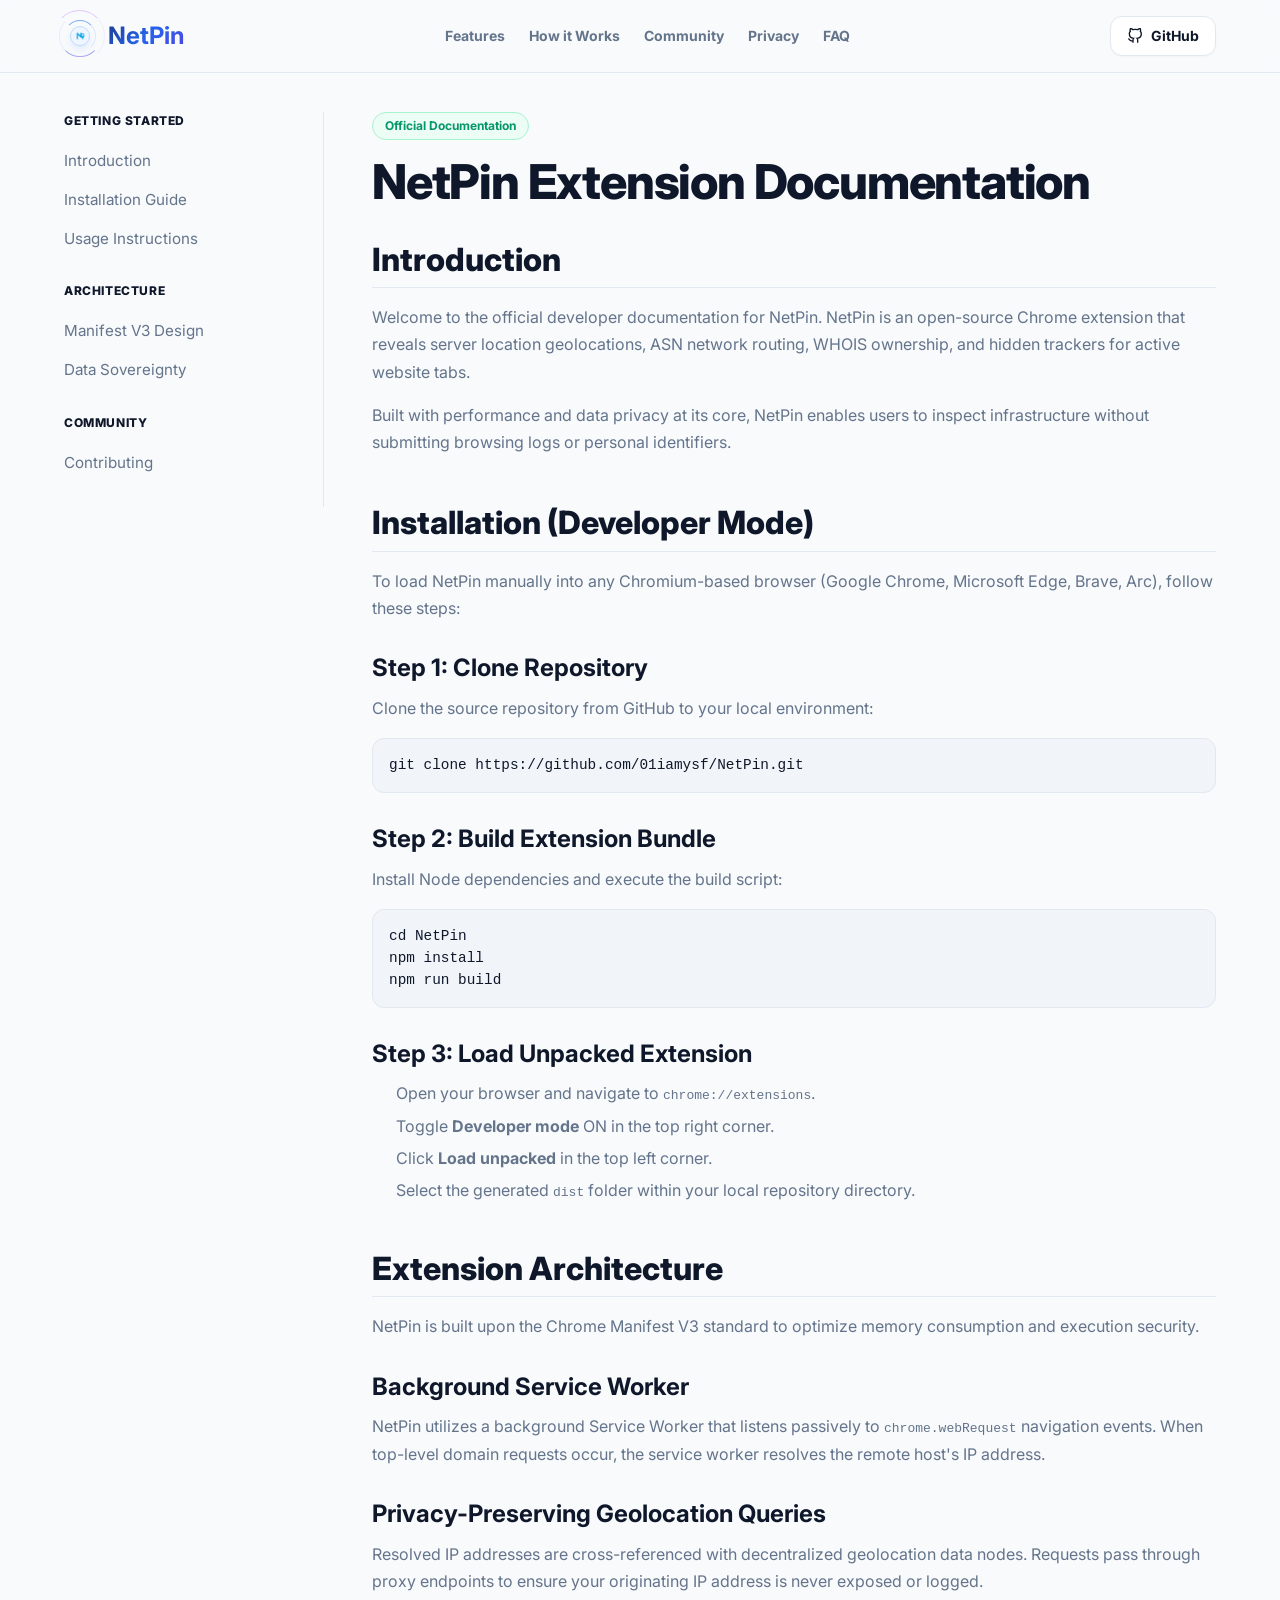
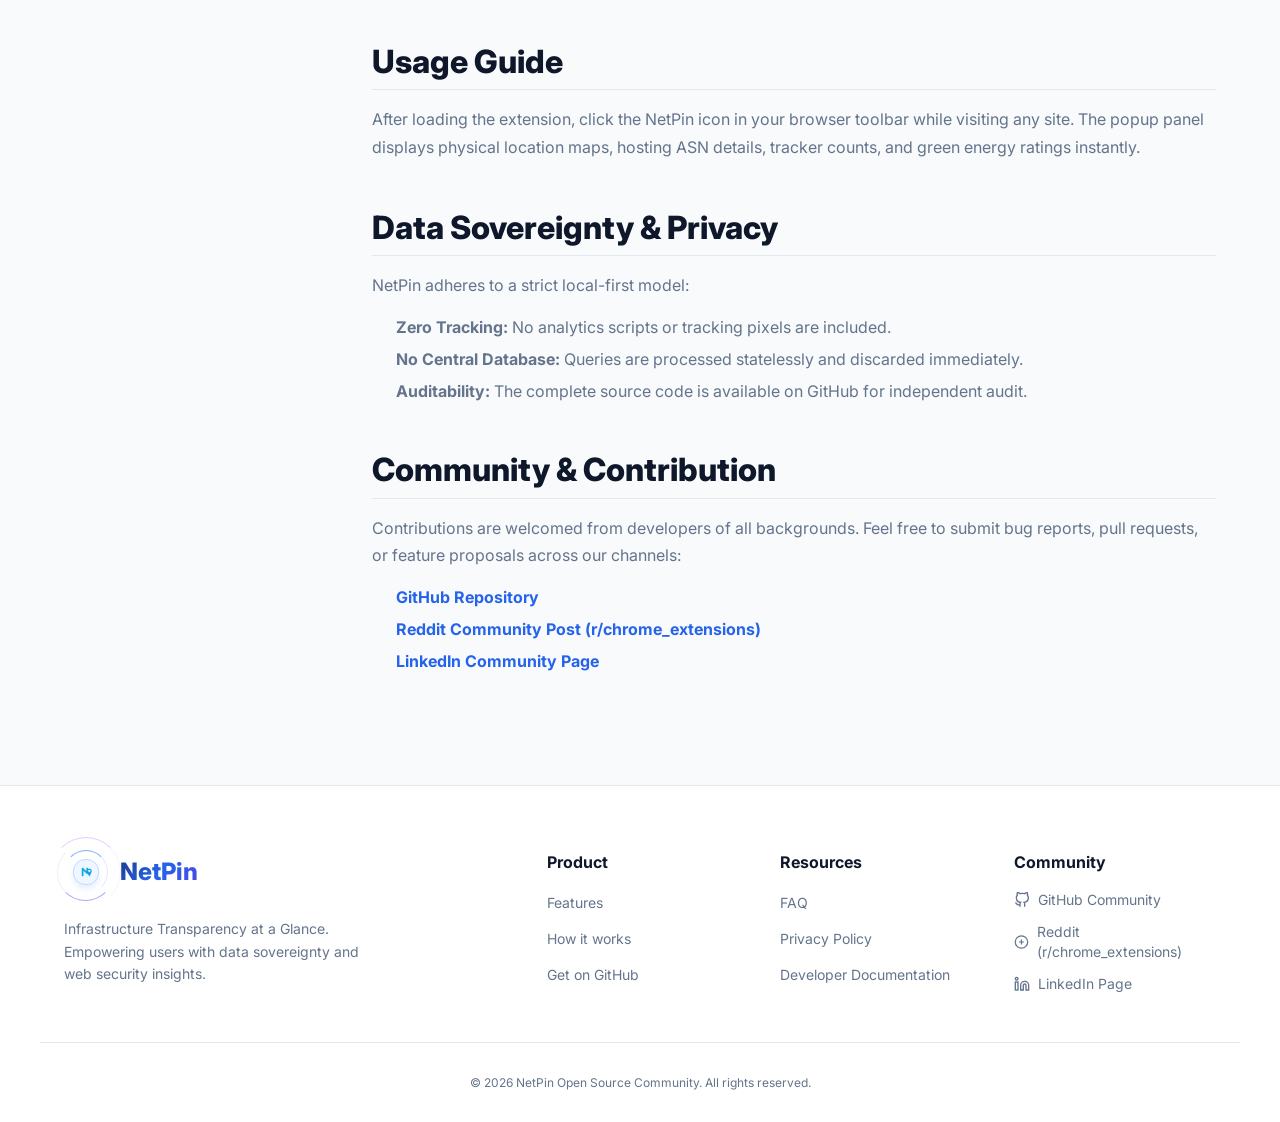
<file: docs.html>
<!DOCTYPE html>
<html lang="en">
<head>
  <meta charset="UTF-8">
  <meta name="viewport" content="width=device-width, initial-scale=1.0">
  
  <!-- Critical inline background -->
  <style>
    html, body { background-color: #f8fafc; }
  </style>

  <!-- Title & SEO Meta Tags -->
  <title>NetPin Developer Documentation - Chrome Extension Architecture Guide</title>
  <meta name="description" content="Official developer documentation for NetPin. Learn about Manifest V3 architecture, background service workers, network webRequest APIs, IP Geolocation, and WHOIS lookup modules.">
  <meta name="keywords" content="NetPin documentation, developer guide, browser extension architecture, Manifest V3 background service worker, IP Geolocation API, web extension build">
  <meta name="robots" content="index, follow, max-image-preview:large, max-snippet:-1, max-video-preview:-1">
  <link rel="canonical" href="https://netpin.site/docs.html">
  <link rel="icon" type="image/png" href="assets/logo.png">

  <!-- Open Graph / Facebook -->
  <meta property="og:type" content="article">
  <meta property="og:url" content="https://netpin.site/docs.html">
  <meta property="og:title" content="NetPin Developer Documentation - Extension Architecture Guide">
  <meta property="og:description" content="Explore the technical architecture, Manifest V3 service worker design, and IP Geolocation implementation of NetPin.">
  <meta property="og:image" content="https://netpin.site/assets/overview.png">

  <!-- Twitter -->
  <meta property="twitter:card" content="summary_large_image">
  <meta property="twitter:url" content="https://netpin.site/docs.html">
  <meta property="twitter:title" content="NetPin Developer Documentation - Extension Architecture Guide">
  <meta property="twitter:description" content="Explore the technical architecture, Manifest V3 service worker design, and IP Geolocation implementation of NetPin.">
  <meta property="twitter:image" content="https://netpin.site/assets/overview.png">

  <!-- JSON-LD TechArticle & Breadcrumb Schemas for Google Rich Snippets -->
  <script type="application/ld+json">
  {
    "@context": "https://schema.org",
    "@graph": [
      {
        "@type": "BreadcrumbList",
        "itemListElement": [
          {
            "@type": "ListItem",
            "position": 1,
            "name": "Home",
            "item": "https://netpin.site/"
          },
          {
            "@type": "ListItem",
            "position": 2,
            "name": "Documentation",
            "item": "https://netpin.site/docs.html"
          }
        ]
      },
      {
        "@type": "TechArticle",
        "headline": "NetPin Extension Developer Documentation",
        "description": "Comprehensive technical documentation for building, extending, and auditing the NetPin browser extension.",
        "url": "https://netpin.site/docs.html",
        "author": {
          "@type": "Organization",
          "name": "NetPin Open Source Community",
          "url": "https://github.com/01iamysf/NetPin"
        },
        "publisher": {
          "@type": "Organization",
          "name": "NetPin",
          "url": "https://netpin.site/"
        }
      }
    ]
  }
  </script>

  <!-- CSS -->
  <link rel="stylesheet" href="styles/design-tokens.css">
  <link rel="stylesheet" href="styles/base.css">
  <link rel="stylesheet" href="styles/layout.css">
  <link rel="stylesheet" href="styles/components.css">
  <link rel="stylesheet" href="styles/animations.css">

  <!-- Inter Font -->
  <link rel="preconnect" href="https://fonts.googleapis.com">
  <link rel="preconnect" href="https://fonts.gstatic.com" crossorigin>
  <link href="https://fonts.googleapis.com/css2?family=Inter:wght@400;500;600;700;800&display=swap" rel="stylesheet">
  <style>
    main.docs-main {
      padding-top: calc(72px + 2.5rem);
    }
  </style>
</head>
<body>

  <!-- Header Navigation -->
  <header class="site-header">
    <div class="container">
      <a href="index.html" class="flex items-center gap-3" aria-label="NetPin Home Page">
        <div class="logo-animated logo-animated--sm">
          <div class="logo-animated__ring logo-animated__ring--1"></div>
          <div class="logo-animated__ring logo-animated__ring--2"></div>
          <div class="logo-animated__ring logo-animated__ring--3"></div>
          <div class="logo-animated__icon">
            <img src="assets/logo.png" alt="NetPin Logo">
          </div>
        </div>
        <span class="text-2xl font-bold tracking-wider text-gradient">NetPin</span>
      </a>
      
      <nav class="hidden md:flex gap-6 items-center" aria-label="Docs Header Navigation">
        <a href="index.html#features" class="text-sm font-bold text-muted hover:text-primary transition">Features</a>
        <a href="index.html#how-it-works" class="text-sm font-bold text-muted hover:text-primary transition">How it Works</a>
        <a href="index.html#community" class="text-sm font-bold text-muted hover:text-primary transition">Community</a>
        <a href="index.html#privacy" class="text-sm font-bold text-muted hover:text-primary transition">Privacy</a>
        <a href="index.html#faq" class="text-sm font-bold text-muted hover:text-primary transition">FAQ</a>
      </nav>

      <div class="flex gap-4 items-center">
        <a href="https://github.com/01iamysf/NetPin" target="_blank" rel="noopener noreferrer" class="hidden md:inline-flex btn btn-secondary text-sm" style="min-height: 40px; padding: var(--space-2) var(--space-4);">
          <svg class="icon-sm" viewBox="0 0 24 24" fill="none" stroke="currentColor" stroke-width="2"><path d="M9 19c-5 1.5-5-2.5-7-3m14 6v-3.87a3.37 3.37 0 0 0-.94-2.61c3.14-.35 6.44-1.54 6.44-7A5.44 5.44 0 0 0 20 4.77 5.07 5.07 0 0 0 19.91 1S18.73.65 16 2.48a13.38 13.38 0 0 0-7 0C6.27.65 5.09 1 5.09 1A5.07 5.07 0 0 0 5 4.77a5.44 5.44 0 0 0-1.5 3.78c0 5.42 3.3 6.61 6.44 7A3.37 3.37 0 0 0 9 18.13V22"></path></svg>
          GitHub
        </a>

        <button id="mobile-menu-btn" class="md:hidden btn-icon" aria-label="Toggle navigation menu">
          <svg id="menu-icon-open" width="24" height="24" viewBox="0 0 24 24" fill="none" stroke="currentColor" stroke-width="2" stroke-linecap="round" stroke-linejoin="round"><line x1="3" y1="12" x2="21" y2="12"></line><line x1="3" y1="6" x2="21" y2="6"></line><line x1="3" y1="18" x2="21" y2="18"></line></svg>
          <svg id="menu-icon-close" width="24" height="24" viewBox="0 0 24 24" fill="none" stroke="currentColor" stroke-width="2" stroke-linecap="round" stroke-linejoin="round" style="display: none;"><line x1="18" y1="6" x2="6" y2="18"></line><line x1="6" y1="6" x2="18" y2="18"></line></svg>
        </button>
      </div>
    </div>
  </header>

  <!-- Mobile Navigation Drawer -->
  <div id="mobile-menu" class="mobile-menu" aria-label="Mobile Navigation">
    <nav class="flex flex-col items-center w-full">
      <a href="index.html" class="mobile-nav-link text-xl font-bold">Home Page</a>
      <a href="index.html#features" class="mobile-nav-link text-xl font-bold">Features</a>
      <a href="index.html#how-it-works" class="mobile-nav-link text-xl font-bold">How it Works</a>
      <a href="index.html#community" class="mobile-nav-link text-xl font-bold">Community</a>
      <a href="index.html#privacy" class="mobile-nav-link text-xl font-bold">Privacy</a>
      <a href="index.html#faq" class="mobile-nav-link text-xl font-bold">FAQ</a>
      
      <div class="w-full mt-8 flex flex-col gap-4">
        <a href="https://github.com/01iamysf/NetPin" target="_blank" rel="noopener noreferrer" class="btn btn-primary w-full justify-center text-lg">
          <svg class="icon" viewBox="0 0 24 24" fill="none" stroke="currentColor" stroke-width="2"><path d="M9 19c-5 1.5-5-2.5-7-3m14 6v-3.87a3.37 3.37 0 0 0-.94-2.61c3.14-.35 6.44-1.54 6.44-7A5.44 5.44 0 0 0 20 4.77 5.07 5.07 0 0 0 19.91 1S18.73.65 16 2.48a13.38 13.38 0 0 0-7 0C6.27.65 5.09 1 5.09 1A5.07 5.07 0 0 0 5 4.77a5.44 5.44 0 0 0-1.5 3.78c0 5.42 3.3 6.61 6.44 7A3.37 3.37 0 0 0 9 18.13V22"></path></svg>
          Get on GitHub
        </a>
      </div>
    </nav>
  </div>

  <main class="container docs-main">
    <div class="docs-layout">
      <!-- Sidebar -->
      <aside class="docs-sidebar" aria-label="Documentation Table of Contents">
        <div class="docs-nav-group">
          <div class="docs-nav-group-title">Getting Started</div>
          <a href="#introduction" class="docs-nav-link active">Introduction</a>
          <a href="#installation" class="docs-nav-link">Installation Guide</a>
          <a href="#usage-guide" class="docs-nav-link">Usage Instructions</a>
        </div>
        <div class="docs-nav-group">
          <div class="docs-nav-group-title">Architecture</div>
          <a href="#architecture" class="docs-nav-link">Manifest V3 Design</a>
          <a href="#privacy-policy" class="docs-nav-link">Data Sovereignty</a>
        </div>
        <div class="docs-nav-group">
          <div class="docs-nav-group-title">Community</div>
          <a href="#contributing" class="docs-nav-link">Contributing</a>
        </div>
      </aside>

      <!-- Main Content -->
      <div class="docs-content">
        <div class="badge badge-emerald mb-4">Official Documentation</div>
        <h1 class="text-5xl font-extrabold tracking-tight mb-8" style="color: var(--text-main);">NetPin Extension Documentation</h1>
        
        <section id="introduction" class="docs-section">
          <h2>Introduction</h2>
          <p>Welcome to the official developer documentation for NetPin. NetPin is an open-source Chrome extension that reveals server location geolocations, ASN network routing, WHOIS ownership, and hidden trackers for active website tabs.</p>
          <p>Built with performance and data privacy at its core, NetPin enables users to inspect infrastructure without submitting browsing logs or personal identifiers.</p>
        </section>

        <section id="installation" class="docs-section">
          <h2>Installation (Developer Mode)</h2>
          <p>To load NetPin manually into any Chromium-based browser (Google Chrome, Microsoft Edge, Brave, Arc), follow these steps:</p>
          
          <h3>Step 1: Clone Repository</h3>
          <p>Clone the source repository from GitHub to your local environment:</p>
          <div class="docs-code-block">git clone https://github.com/01iamysf/NetPin.git</div>

          <h3>Step 2: Build Extension Bundle</h3>
          <p>Install Node dependencies and execute the build script:</p>
          <div class="docs-code-block">cd NetPin
npm install
npm run build</div>

          <h3>Step 3: Load Unpacked Extension</h3>
          <ol>
            <li>Open your browser and navigate to <code>chrome://extensions</code>.</li>
            <li>Toggle <strong>Developer mode</strong> ON in the top right corner.</li>
            <li>Click <strong>Load unpacked</strong> in the top left corner.</li>
            <li>Select the generated <code>dist</code> folder within your local repository directory.</li>
          </ol>
        </section>

        <section id="architecture" class="docs-section">
          <h2>Extension Architecture</h2>
          <p>NetPin is built upon the Chrome Manifest V3 standard to optimize memory consumption and execution security.</p>
          
          <h3>Background Service Worker</h3>
          <p>NetPin utilizes a background Service Worker that listens passively to <code>chrome.webRequest</code> navigation events. When top-level domain requests occur, the service worker resolves the remote host's IP address.</p>

          <h3>Privacy-Preserving Geolocation Queries</h3>
          <p>Resolved IP addresses are cross-referenced with decentralized geolocation data nodes. Requests pass through proxy endpoints to ensure your originating IP address is never exposed or logged.</p>
        </section>

        <section id="usage-guide" class="docs-section">
          <h2>Usage Guide</h2>
          <p>After loading the extension, click the NetPin icon in your browser toolbar while visiting any site. The popup panel displays physical location maps, hosting ASN details, tracker counts, and green energy ratings instantly.</p>
        </section>

        <section id="privacy-policy" class="docs-section">
          <h2>Data Sovereignty & Privacy</h2>
          <p>NetPin adheres to a strict local-first model:</p>
          <ul>
            <li><strong>Zero Tracking:</strong> No analytics scripts or tracking pixels are included.</li>
            <li><strong>No Central Database:</strong> Queries are processed statelessly and discarded immediately.</li>
            <li><strong>Auditability:</strong> The complete source code is available on GitHub for independent audit.</li>
          </ul>
        </section>

        <section id="contributing" class="docs-section">
          <h2>Community & Contribution</h2>
          <p>Contributions are welcomed from developers of all backgrounds. Feel free to submit bug reports, pull requests, or feature proposals across our channels:</p>
          <ul>
            <li><a href="https://github.com/01iamysf/NetPin" target="_blank" rel="noopener noreferrer" class="text-primary font-bold">GitHub Repository</a></li>
            <li><a href="https://www.reddit.com/r/chrome_extensions/comments/1udnona/netpin/" target="_blank" rel="noopener noreferrer" class="text-primary font-bold">Reddit Community Post (r/chrome_extensions)</a></li>
            <li><a href="https://www.linkedin.com/company/netpin" target="_blank" rel="noopener noreferrer" class="text-primary font-bold">LinkedIn Community Page</a></li>
          </ul>
        </section>

      </div>
    </div>
  </main>

  <!-- Footer -->
  <footer style="background-color: #ffffff; border-top: 1px solid var(--border-color); padding: var(--space-16) 0 var(--space-8) 0;">
    <div class="container" style="display: flex; flex-wrap: wrap; gap: var(--space-12); justify-content: space-between;">
      
      <!-- Brand Block -->
      <div style="flex: 1 1 300px;">
        <a href="index.html" class="flex items-center gap-3 mb-6" aria-label="NetPin Footer Brand Link">
          <div class="logo-animated logo-animated--lg">
            <div class="logo-animated__ring logo-animated__ring--1"></div>
            <div class="logo-animated__ring logo-animated__ring--2"></div>
            <div class="logo-animated__ring logo-animated__ring--3"></div>
            <div class="logo-animated__icon">
              <img src="assets/logo.png" alt="NetPin Logo">
            </div>
          </div>
          <span class="text-2xl font-extrabold tracking-wider text-gradient">NetPin</span>
        </a>
        <p class="text-sm text-muted" style="max-width: 320px; line-height: 1.6;">
          Infrastructure Transparency at a Glance. Empowering users with data sovereignty and web security insights.
        </p>
      </div>
      
      <!-- Links Block -->
      <div style="flex: 2 1 400px;" class="grid grid-cols-2 md:grid-cols-3 gap-8">
        <div>
          <h4 class="font-bold text-base mb-4" style="color: var(--text-main);">Product</h4>
          <ul class="flex flex-col gap-3">
            <li><a href="index.html#features" class="text-sm text-muted hover:text-primary transition">Features</a></li>
            <li><a href="index.html#how-it-works" class="text-sm text-muted hover:text-primary transition">How it works</a></li>
            <li><a href="https://github.com/01iamysf/NetPin" target="_blank" rel="noopener noreferrer" class="text-sm text-muted hover:text-primary transition">Get on GitHub</a></li>
          </ul>
        </div>
        
        <div>
          <h4 class="font-bold text-base mb-4" style="color: var(--text-main);">Resources</h4>
          <ul class="flex flex-col gap-3">
            <li><a href="index.html#faq" class="text-sm text-muted hover:text-primary transition">FAQ</a></li>
            <li><a href="index.html#privacy" class="text-sm text-muted hover:text-primary transition">Privacy Policy</a></li>
            <li><a href="docs.html" class="text-sm text-muted hover:text-primary transition">Developer Documentation</a></li>
          </ul>
        </div>

        <div>
          <h4 class="font-bold text-base mb-4" style="color: var(--text-main);">Community</h4>
          <ul class="flex flex-col gap-3">
            <li>
              <a href="https://github.com/01iamysf/NetPin" target="_blank" rel="noopener noreferrer" class="text-sm text-muted hover:text-primary transition flex items-center gap-2">
                <svg class="icon-sm" viewBox="0 0 24 24" fill="none" stroke="currentColor" stroke-width="2"><path d="M9 19c-5 1.5-5-2.5-7-3m14 6v-3.87a3.37 3.37 0 0 0-.94-2.61c3.14-.35 6.44-1.54 6.44-7A5.44 5.44 0 0 0 20 4.77 5.07 5.07 0 0 0 19.91 1S18.73.65 16 2.48a13.38 13.38 0 0 0-7 0C6.27.65 5.09 1 5.09 1A5.07 5.07 0 0 0 5 4.77a5.44 5.44 0 0 0-1.5 3.78c0 5.42 3.3 6.61 6.44 7A3.37 3.37 0 0 0 9 18.13V22"></path></svg>
                GitHub Community
              </a>
            </li>
            <li>
              <a href="https://www.reddit.com/r/chrome_extensions/comments/1udnona/netpin/" target="_blank" rel="noopener noreferrer" class="text-sm text-muted hover:text-primary transition flex items-center gap-2">
                <svg class="icon-sm" viewBox="0 0 24 24" fill="none" stroke="currentColor" stroke-width="2"><circle cx="12" cy="12" r="10"></circle><path d="M12 8v8M8 12h8"/></svg>
                Reddit (r/chrome_extensions)
              </a>
            </li>
            <li>
              <a href="https://www.linkedin.com/company/netpin" target="_blank" rel="noopener noreferrer" class="text-sm text-muted hover:text-primary transition flex items-center gap-2">
                <svg class="icon-sm" viewBox="0 0 24 24" fill="none" stroke="currentColor" stroke-width="2"><path d="M16 8a6 6 0 0 1 6 6v7h-4v-7a2 2 0 0 0-2-2 2 2 0 0 0-2 2v7h-4v-7a6 6 0 0 1 6-6z"></path><rect x="2" y="9" width="4" height="12"></rect><circle cx="4" cy="4" r="2"></circle></svg>
                LinkedIn Page
              </a>
            </li>
          </ul>
        </div>
      </div>
    </div>
    
    <div class="container text-center" style="margin-top: var(--space-12); padding-top: var(--space-8); border-top: 1px solid var(--border-color);">
      <p class="text-xs text-muted">© 2026 NetPin Open Source Community. All rights reserved.</p>
    </div>
  </footer>

  <script src="scripts/main.js"></script>
  <script>
    document.addEventListener('DOMContentLoaded', () => {
      const sections = document.querySelectorAll('.docs-section');
      const navLinks = document.querySelectorAll('.docs-nav-link');
      
      window.addEventListener('scroll', () => {
        let current = '';
        sections.forEach(section => {
          const sectionTop = section.offsetTop;
          if (pageYOffset >= sectionTop - 150) {
            current = section.getAttribute('id');
          }
        });
        
        navLinks.forEach(link => {
          link.classList.remove('active');
          if (link.getAttribute('href') === `#${current}`) {
            link.classList.add('active');
          }
        });
      });
    });
  </script>
</body>
</html>
</file>
<file: styles/design-tokens.css>
:root {
  /* Colors - Primary */
  --color-blue-400: #60a5fa;
  --color-blue-500: #3b82f6;
  --color-blue-600: #2563eb;
  
  /* Colors - Secondary & Accent */
  --color-purple-400: #c084fc;
  --color-purple-500: #a855f7;
  --color-purple-600: #9333ea;
  --color-indigo-300: #a5b4fc;
  --color-indigo-400: #818cf8;
  --color-indigo-500: #6366f1;
  --color-indigo-600: #4f46e5;
  
  /* Colors - Semantic */
  --color-emerald-400: #34d399;
  --color-emerald-500: #10b981;
  --color-amber-500: #f59e0b;
  --color-orange-400: #fb923c;
  --color-orange-500: #f97316;
  --color-red-400: #f87171;
  --color-red-500: #ef4444;
  --color-rose-500: #f43f5e;

  /* Theme Defaults (Off-White Minimalist Theme) */
  --bg-body: #f8fafc;        /* soft off-white slate */
  --bg-card: #ffffff;        /* crisp pure white */
  --bg-card-hover: #f1f5f9;  /* soft slate tint */
  --bg-sub-card: #ffffff;
  --text-main: #0f172a;      /* deep slate/navy */
  --text-muted: #64748b;     /* neutral slate */
  --text-inverse: #ffffff;
  --border-color: #e2e8f0;   /* slate-200 */
  --border-color-light: #f1f5f9; /* slate-100 */
  
  --shadow-color: rgba(15, 23, 42, 0.04);
  --shadow-primary: rgba(37, 99, 235, 0.12);
  
  --map-filter: none;
  --map-opacity: 0.08;

  /* Logo Wrapper Light */
  --logo-bg: #eff6ff; 
  --logo-border: #bfdbfe; 
  --logo-shadow: 0 4px 6px -1px rgba(191, 219, 254, 0.5);

  /* Typography */
  --font-sans: 'Inter', system-ui, -apple-system, BlinkMacSystemFont, "Segoe UI", Roboto, "Helvetica Neue", Arial, sans-serif;
  --font-mono: ui-monospace, SFMono-Regular, Menlo, Monaco, Consolas, "Liberation Mono", "Courier New", monospace;
  
  /* Radii */
  --radius-sm: 0.125rem;
  --radius-md: 0.375rem;
  --radius-lg: 0.5rem;
  --radius-xl: 0.75rem;
  --radius-2xl: 1rem;
  --radius-3xl: 1.5rem;
  --radius-full: 9999px;

  /* Spacing */
  --space-1: 0.25rem;
  --space-2: 0.5rem;
  --space-3: 0.75rem;
  --space-4: 1rem;
  --space-5: 1.25rem;
  --space-6: 1.5rem;
  --space-8: 2rem;
  --space-12: 3rem;
  --space-16: 4rem;
  --space-20: 5rem;
  --space-24: 6rem;
  --space-32: 8rem;

  /* Transitions */
  --transition-fast: 150ms cubic-bezier(0.4, 0, 0.2, 1);
  --transition-normal: 250ms cubic-bezier(0.4, 0, 0.2, 1);
  --transition-slow: 400ms cubic-bezier(0.4, 0, 0.2, 1);
}
</file>
<file: styles/base.css>
/* Reset & Base Styles */
*, *::before, *::after {
  box-sizing: border-box;
}

/* ── Global Theme Transition ────────────────────────────────────────────────
   Applied by JS for one frame during a theme switch so every element
   cross-fades its colors instead of snapping.
   Using a class lets us turn it OFF after the transition to avoid
   fighting scroll-driven / hero animations.
──────────────────────────────────────────────────────────────────────────── */
.theme-transitioning,
.theme-transitioning *,
.theme-transitioning *::before,
.theme-transitioning *::after {
  transition:
    background-color 350ms cubic-bezier(0.4, 0, 0.2, 1),
    color            350ms cubic-bezier(0.4, 0, 0.2, 1),
    border-color     350ms cubic-bezier(0.4, 0, 0.2, 1),
    box-shadow       350ms cubic-bezier(0.4, 0, 0.2, 1) !important;
}

* {
  margin: 0;
  padding: 0;
}

html, body {
  height: 100%;
}

body {
  line-height: 1.5;
  -webkit-font-smoothing: antialiased;
  -moz-osx-font-smoothing: grayscale;
  font-family: var(--font-sans);
  background-color: var(--bg-body);
  color: var(--text-main);
  /* Base transition — theme-transitioning class overrides this during switch */
  transition: background-color 350ms cubic-bezier(0.4, 0, 0.2, 1),
              color 350ms cubic-bezier(0.4, 0, 0.2, 1);
}

img, picture, video, canvas, svg {
  display: block;
  max-width: 100%;
}

input, button, textarea, select {
  font: inherit;
}

p, h1, h2, h3, h4, h5, h6 {
  overflow-wrap: break-word;
}

h1, h2, h3, h4, h5, h6 {
  font-weight: 700;
  line-height: 1.2;
  color: var(--text-main);
}

a {
  color: inherit;
  text-decoration: none;
}

ul, ol {
  list-style: none;
}

button {
  background: transparent;
  border: none;
  cursor: pointer;
}

/* Custom Scrollbar */
::-webkit-scrollbar {
  width: 8px;
  height: 8px;
}
::-webkit-scrollbar-track {
  background: transparent;
}
::-webkit-scrollbar-thumb {
  background: rgba(148, 163, 184, 0.4);
  border-radius: 4px;
}
::-webkit-scrollbar-thumb:hover {
  background: rgba(59, 130, 246, 0.8);
}
</file>
<file: styles/layout.css>
/* Layout System */

.container {
  width: 100%;
  max-width: 1200px;
  margin-left: auto;
  margin-right: auto;
  padding-left: var(--space-6);
  padding-right: var(--space-6);
}

section {
  padding-top: var(--space-20);
  padding-bottom: var(--space-20);
}

.flex { display: flex; }
.flex-col { flex-direction: column; }
.items-center { align-items: center; }
.items-start { align-items: flex-start; }
.justify-center { justify-content: center; }
.justify-between { justify-content: space-between; }
.flex-wrap { flex-wrap: wrap; }

.grid { display: grid; }

.gap-2 { gap: var(--space-2); }
.gap-3 { gap: var(--space-3); }
.gap-4 { gap: var(--space-4); }
.gap-6 { gap: var(--space-6); }
.gap-8 { gap: var(--space-8); }
.gap-12 { gap: var(--space-12); }

.mt-2 { margin-top: var(--space-2); }
.mt-4 { margin-top: var(--space-4); }
.mt-6 { margin-top: var(--space-6); }
.mt-8 { margin-top: var(--space-8); }
.mb-2 { margin-bottom: var(--space-2); }
.mb-4 { margin-bottom: var(--space-4); }
.mb-6 { margin-bottom: var(--space-6); }
.mb-8 { margin-bottom: var(--space-8); }
.mb-12 { margin-bottom: var(--space-12); }
.mb-16 { margin-bottom: var(--space-16); }

.w-full { width: 100%; }

/* Specific Components */
.hero-buttons {
  display: flex;
  flex-direction: column;
  width: 100%;
  max-width: 320px;
}

/* Display Utilities */
.hidden { display: none; }

/* Base Grids (Mobile First) */
.grid-cols-1 { grid-template-columns: repeat(1, minmax(0, 1fr)); }
.grid-cols-2 { grid-template-columns: repeat(2, minmax(0, 1fr)); }
.grid-cols-3 { grid-template-columns: repeat(3, minmax(0, 1fr)); }
.grid-cols-4 { grid-template-columns: repeat(4, minmax(0, 1fr)); }

/* Medium Screens (>= 768px) */
@media (min-width: 768px) {
  .md\:flex { display: flex !important; }
  .md\:grid-cols-1 { grid-template-columns: repeat(1, minmax(0, 1fr)); }
  .md\:grid-cols-2 { grid-template-columns: repeat(2, minmax(0, 1fr)); }
  .md\:grid-cols-3 { grid-template-columns: repeat(3, minmax(0, 1fr)); }
  .md\:grid-cols-4 { grid-template-columns: repeat(4, minmax(0, 1fr)); }
  .md\:flex-col { flex-direction: column; }
  .md\:col-span-1 { grid-column: span 1 / span 1; }
  .md\:w-auto { width: auto; }
  .md\:hidden { display: none !important; }
  
  .hero-buttons {
    flex-direction: row;
    max-width: none;
    width: auto;
  }
}

/* Large Screens (>= 1024px) */
@media (min-width: 1024px) {
  .lg\:flex { display: flex !important; }
  .lg\:grid-cols-1 { grid-template-columns: repeat(1, minmax(0, 1fr)); }
  .lg\:grid-cols-2 { grid-template-columns: repeat(2, minmax(0, 1fr)); }
  .lg\:grid-cols-3 { grid-template-columns: repeat(3, minmax(0, 1fr)); }
  .lg\:grid-cols-4 { grid-template-columns: repeat(4, minmax(0, 1fr)); }
  .lg\:flex-col { flex-direction: column; }
}

/* Mobile adjustments */
@media (max-width: 767px) {
  section {
    padding-top: var(--space-12);
    padding-bottom: var(--space-12);
  }
}

/* Glassmorphism Header */
.site-header {
  position: fixed;
  top: 0;
  left: 0;
  right: 0;
  z-index: 50;
  background-color: rgba(248, 250, 252, 0.88);
  backdrop-filter: blur(12px);
  -webkit-backdrop-filter: blur(12px);
  border-bottom: 1px solid var(--border-color);
  transition: background-color 350ms cubic-bezier(0.4, 0, 0.2, 1),
              border-color     350ms cubic-bezier(0.4, 0, 0.2, 1);
  will-change: background-color;
}

.site-header .container {
  display: flex;
  align-items: center;
  justify-content: space-between;
  height: 72px;
}

/* Mobile Menu */
.mobile-menu {
  position: fixed;
  top: 72px;
  left: 0;
  right: 0;
  bottom: 0;
  background-color: var(--bg-body);
  z-index: 40;
  padding: var(--space-8) var(--space-6);
  display: flex;
  flex-direction: column;
  /* Slide in from top with a smooth spring curve */
  transform: translateY(-8px);
  opacity: 0;
  visibility: hidden;
  transition:
    transform   380ms cubic-bezier(0.32, 0.72, 0, 1),
    opacity     300ms cubic-bezier(0.4, 0, 0.2, 1),
    visibility  380ms cubic-bezier(0.32, 0.72, 0, 1),
    background-color 350ms cubic-bezier(0.4, 0, 0.2, 1);
  overflow-y: auto;
  overscroll-behavior: contain;
  -webkit-overflow-scrolling: touch;
  will-change: transform, opacity;
  /* Prevent scroll chaining on iOS */
  touch-action: pan-y;
}

.mobile-menu.is-open {
  transform: translateY(0);
  opacity: 1;
  visibility: visible;
  /* Slightly different easing for open vs close feels more natural */
  transition:
    transform   300ms cubic-bezier(0.22, 1, 0.36, 1),
    opacity     250ms cubic-bezier(0.4, 0, 0.2, 1),
    visibility  300ms cubic-bezier(0.22, 1, 0.36, 1),
    background-color 350ms cubic-bezier(0.4, 0, 0.2, 1);
}

.mobile-nav-link {
  color: var(--text-main);
  text-decoration: none;
  width: 100%;
  text-align: center;
  padding: var(--space-4) 0;
  border-bottom: 1px solid var(--border-color);
  transition: color var(--transition-fast);
}

.mobile-nav-link:hover {
  color: var(--color-blue-500);
}

/* Documentation Layout */
.docs-layout {
  display: grid;
  grid-template-columns: 1fr;
  gap: var(--space-8);
  margin-bottom: var(--space-16);
}

@media (min-width: 768px) {
  .docs-layout {
    grid-template-columns: 260px 1fr;
    gap: var(--space-12);
  }
}

.docs-sidebar {
  position: sticky;
  top: 88px;
  height: max-content;
  max-height: calc(100vh - 108px);
  overflow-y: auto;
  border-right: 1px solid var(--border-color);
  padding-right: var(--space-6);
  display: none;
}

@media (min-width: 768px) {
  .docs-sidebar {
    display: block;
  }
}

.docs-nav-link {
  display: block;
  padding: var(--space-2) 0;
  color: var(--text-muted);
  text-decoration: none;
  font-size: 0.95rem;
  transition: color var(--transition-fast);
}

.docs-nav-link:hover, .docs-nav-link.active {
  color: var(--color-blue-500);
  font-weight: 600;
}

.docs-nav-group {
  margin-bottom: var(--space-6);
}

.docs-nav-group-title {
  font-weight: 800;
  color: var(--text-main);
  text-transform: uppercase;
  font-size: 0.75rem;
  letter-spacing: 0.05em;
  margin-bottom: var(--space-3);
}

.docs-content {
  min-width: 0;
}

.docs-section {
  margin-bottom: var(--space-12);
  padding-top: 0;
  padding-bottom: 0;
}

.docs-section h2 {
  font-size: 2rem;
  font-weight: 800;
  margin-bottom: var(--space-4);
  color: var(--text-main);
  border-bottom: 1px solid var(--border-color);
  padding-bottom: var(--space-2);
}

.docs-section h3 {
  font-size: 1.5rem;
  font-weight: 700;
  margin-top: var(--space-8);
  margin-bottom: var(--space-3);
  color: var(--text-main);
}

.docs-section p {
  color: var(--text-muted);
  margin-bottom: var(--space-4);
  line-height: 1.7;
}

.docs-section ul, .docs-section ol {
  margin-bottom: var(--space-4);
  padding-left: var(--space-6);
  color: var(--text-muted);
}

.docs-section li {
  margin-bottom: var(--space-2);
}

.docs-code-block {
  background-color: var(--bg-card-hover);
  border: 1px solid var(--border-color);
  border-radius: var(--radius-xl);
  padding: var(--space-4);
  overflow-x: auto;
  font-family: monospace;
  font-size: 0.9rem;
  margin-bottom: var(--space-4);
  color: var(--text-main);
  white-space: pre-wrap;
  word-break: break-word;
}
</file>
<file: styles/components.css>
/* ══════════════════════════════════════════════════════════════
   ANIMATED LOGO COMPONENT
   Usage: <div class="logo-animated logo-animated--sm"> (header)
          <div class="logo-animated logo-animated--lg"> (footer)
   ══════════════════════════════════════════════════════════════ */

.logo-animated {
  /* default size (overridden by modifier classes) */
  --logo-size:       36px;
  --logo-icon-size:  22px;
  --logo-ring-width: 1px;

  position: relative;
  width:  var(--logo-size);
  height: var(--logo-size);
  display: flex;
  align-items: center;
  justify-content: center;
  flex-shrink: 0;
}

/* ── Size modifiers ── */
.logo-animated--sm {
  --logo-size:       32px;
  --logo-icon-size:  20px;
  --logo-ring-width: 1px;
}

.logo-animated--lg {
  --logo-size:       44px;
  --logo-icon-size:  26px;
  --logo-ring-width: 1.5px;
}

/* ── Orbital rings ── */
.logo-animated__ring {
  position: absolute;
  border-radius: 50%;
  border: var(--logo-ring-width) solid transparent;
  will-change: transform;
  transform: rotate(0deg); /* pre-promote to GPU compositor layer */
  pointer-events: none;
}

.logo-animated__ring--1 {
  width: 100%; height: 100%;
  border-top-color:   rgba(59,  130, 246, 0.65);
  border-right-color: rgba(59,  130, 246, 0.15);
  animation: logo-spin 3s linear infinite;
}

.logo-animated__ring--2 {
  width: 130%; height: 130%;
  border-bottom-color: rgba(99,  102, 241, 0.55);
  border-left-color:   rgba(99,  102, 241, 0.1);
  animation: logo-spin 5s linear infinite reverse;
}

.logo-animated__ring--3 {
  width: 160%; height: 160%;
  border-top-color:   rgba(168, 85,  247, 0.3);
  border-right-color: rgba(168, 85,  247, 0.08);
  animation: logo-spin 7s linear infinite;
}

@keyframes logo-spin {
  to { transform: rotate(360deg); }
}

/* ── Icon circle ── */
.logo-animated__icon {
  width:  var(--logo-icon-size);
  height: var(--logo-icon-size);
  border-radius: var(--radius-xl);
  background: var(--logo-bg);
  border: 1px solid var(--logo-border);
  box-shadow: var(--logo-shadow);
  display: flex;
  align-items: center;
  justify-content: center;
  z-index: 1;
  transition: box-shadow 350ms cubic-bezier(0.4, 0, 0.2, 1);
}

.logo-animated__icon img {
  width:  75%;
  height: 75%;
  display: block;
}

/* ── Hover: rings speed up, glow brightens ── */
.logo-animated:hover .logo-animated__ring--1 { animation-duration: 1.2s; }
.logo-animated:hover .logo-animated__ring--2 { animation-duration: 2s;   }
.logo-animated:hover .logo-animated__ring--3 { animation-duration: 3s;   }
.logo-animated:hover .logo-animated__icon {
  box-shadow:
    0 0 0 1px rgba(59, 130, 246, 0.2),
    0 0 14px rgba(59, 130, 246, 0.4);
}

/* ─────────────────────────────────────────────────────────── */

.text-gradient {
  background: linear-gradient(135deg, #1e3a8a 0%, #2563eb 50%, #4f46e5 100%);
  -webkit-background-clip: text;
  background-clip: text;
  color: transparent;
}
.text-primary { color: var(--color-blue-600); }
.text-muted { color: var(--text-muted); }

.text-xs { font-size: 0.75rem; line-height: 1rem; }
.text-sm { font-size: 0.875rem; line-height: 1.25rem; }
.text-base { font-size: 1rem; line-height: 1.5rem; }
.text-lg { font-size: 1.125rem; line-height: 1.75rem; }
.text-xl { font-size: 1.25rem; line-height: 1.75rem; }
.text-2xl { font-size: 1.5rem; line-height: 2rem; }
.text-3xl { font-size: clamp(1.5rem, 4vw, 1.875rem); line-height: 1.2; }
.text-4xl { font-size: clamp(1.875rem, 5vw, 2.25rem); line-height: 1.2; }
.text-5xl { font-size: clamp(2.25rem, 6vw, 3rem); line-height: 1.1; }
.text-6xl { font-size: clamp(2.5rem, 8vw, 3.75rem); line-height: 1.1; }

.font-bold { font-weight: 700; }
.font-extrabold { font-weight: 800; }
.tracking-tight { letter-spacing: -0.025em; }
.tracking-wide { letter-spacing: 0.025em; }

.text-center { text-align: center; }
.text-left { text-align: left; }

/* Cards */
.card {
  background-color: var(--bg-card);
  border: 1px solid var(--border-color);
  border-radius: var(--radius-2xl);
  padding: var(--space-6);
  box-shadow: 0 1px 3px 0 rgba(15, 23, 42, 0.03), 0 4px 6px -1px rgba(15, 23, 42, 0.02);
  transition: transform var(--transition-normal), box-shadow var(--transition-normal), background-color var(--transition-normal), border-color var(--transition-normal);
}
.card:hover {
  transform: translateY(-3px);
  border-color: #cbd5e1;
  box-shadow: 0 12px 20px -5px rgba(15, 23, 42, 0.06), 0 4px 6px -2px rgba(15, 23, 42, 0.03);
}
.card-icon-wrapper {
  width: 44px;
  height: 44px;
  border-radius: var(--radius-xl);
  display: flex;
  align-items: center;
  justify-content: center;
  margin-bottom: var(--space-4);
  background-color: #eff6ff;
  border: 1px solid #dbeafe;
  color: var(--color-blue-600);
}

/* Buttons */
.btn {
  display: inline-flex;
  align-items: center;
  justify-content: center;
  gap: var(--space-2);
  padding: var(--space-3) var(--space-6);
  min-height: 48px;
  font-weight: 700;
  border-radius: var(--radius-xl);
  transition: all var(--transition-fast);
}

.btn-primary {
  background-color: var(--color-blue-600);
  color: white;
  box-shadow: 0 4px 12px 0 var(--shadow-primary);
}
.btn-primary:hover {
  background-color: #1d4ed8;
  transform: translateY(-1px);
  box-shadow: 0 6px 16px 0 rgba(37, 99, 235, 0.25);
}

.btn-secondary {
  background-color: var(--bg-card);
  color: var(--text-main);
  border: 1px solid var(--border-color);
  box-shadow: 0 1px 2px 0 rgba(0, 0, 0, 0.03);
}
.btn-secondary:hover {
  background-color: var(--bg-card-hover);
  border-color: #cbd5e1;
  transform: translateY(-1px);
}

.btn-icon {
  padding: var(--space-2);
  border-radius: var(--radius-xl);
  border: 1px solid var(--border-color);
  background-color: var(--bg-card);
  color: var(--text-main);
}
.btn-icon:hover {
  background-color: var(--bg-card-hover);
}

/* Pills / Badges */
.badge {
  display: inline-flex;
  align-items: center;
  padding: 4px 12px;
  font-size: 0.75rem;
  font-weight: 700;
  border-radius: var(--radius-full);
}
.badge-blue { background-color: #eff6ff; color: var(--color-blue-600); border: 1px solid #bfdbfe; }
.badge-emerald { background-color: #ecfdf5; color: #059669; border: 1px solid #a7f3d0; }
.badge-purple { background-color: #f3e8ff; color: #7e22ce; border: 1px solid #e9d5ff; }

/* SVG Icon classes */
.icon { width: 24px; height: 24px; }
.icon-sm { width: 16px; height: 16px; }
.icon-lg { width: 32px; height: 32px; }

/* Timeline (How it works) */
.timeline {
  position: relative;
  max-width: 800px;
  margin: 0 auto;
}
.timeline::before {
  content: '';
  position: absolute;
  top: 0;
  bottom: 0;
  left: 24px;
  width: 2px;
  background: var(--border-color);
}
@media (min-width: 768px) {
  .timeline::before {
    left: 50%;
    transform: translateX(-50%);
  }
}
.timeline-item {
  position: relative;
  margin-bottom: var(--space-8);
  display: flex;
  align-items: center;
}
.timeline-item:last-child {
  margin-bottom: 0;
}
.timeline-dot {
  position: absolute;
  left: 24px;
  width: 16px;
  height: 16px;
  border-radius: 50%;
  background: var(--color-blue-500);
  transform: translateX(-50%);
  z-index: 10;
  box-shadow: 0 0 0 4px var(--bg-body);
}
.timeline-content {
  margin-left: 56px;
  background: var(--bg-card);
  border: 1px solid var(--border-color);
  padding: var(--space-6);
  border-radius: var(--radius-2xl);
  width: 100%;
}
@media (min-width: 768px) {
  .timeline-item:nth-child(odd) {
    justify-content: flex-start;
  }
  .timeline-item:nth-child(even) {
    justify-content: flex-end;
  }
  .timeline-item:nth-child(odd) .timeline-content {
    margin-left: 0;
    margin-right: 50%;
    transform: translateX(-24px);
  }
  .timeline-item:nth-child(even) .timeline-content {
    margin-left: 50%;
    transform: translateX(24px);
  }
  .timeline-dot {
    left: 50%;
  }
}

/* Accordion FAQ */
.faq-item {
  border-bottom: 1px solid var(--border-color);
}
.faq-question {
  width: 100%;
  text-align: left;
  padding: var(--space-4) 0;
  font-weight: 700;
  display: flex;
  justify-content: space-between;
  align-items: center;
  cursor: pointer;
  background: transparent;
  border: none;
  color: var(--text-main);
  font-size: 1.125rem;
  list-style: none; /* Hide default marker in Firefox */
}
/* Hide default marker in Webkit/Chrome/Safari */
.faq-question::-webkit-details-marker {
  display: none;
}
.faq-icon {
  transition: transform var(--transition-fast);
}
.faq-item.active .faq-icon,
.faq-item[open] .faq-icon {
  transform: rotate(180deg);
}
.faq-answer {
  max-height: 0;
  overflow: hidden;
  transition: max-height var(--transition-normal) ease-out;
}
/* If JS is disabled, details is open and we should show the answer */
.faq-item[open] .faq-answer {
  max-height: none;
}
.faq-answer-inner {
  padding-bottom: var(--space-4);
  color: var(--text-muted);
}

/* Responsive Map Tooltips & Labels */
@media (max-width: 767px) {
  .map-tooltip-desktop {
    display: none !important;
  }
  .map-line-label {
    display: none !important;
  }
  .map-tooltip-mobile {
    display: inline-flex !important;
    align-items: center;
    gap: 2px;
  }
}

@media (min-width: 768px) {
  .map-tooltip-desktop {
    display: block !important;
  }
  .map-line-label {
    display: block !important;
  }
  .map-tooltip-mobile {
    display: none !important;
  }
}
</file>
<file: styles/animations.css>
/* Scroll-driven Entry and Exit Animations based on Modern Web Guidance */

@media (prefers-reduced-motion: no-preference) {
  /* Only apply if the browser supports animation-timeline: view() and partial polyfill ranges */
  @supports ((animation-timeline: view()) and (animation-range: entry)) {
    
    @keyframes fade-in-up {
      from {
        opacity: 0;
        transform: translateY(40px);
      }
      to {
        opacity: 1;
        transform: translateY(0);
      }
    }

    @keyframes scale-up {
      from {
        opacity: 0;
        scale: 0.9;
      }
      to {
        opacity: 1;
        scale: 1;
      }
    }

    /* Animate on Scroll Entry classes */
    .animate-on-scroll {
      animation: fade-in-up auto ease-out backwards;
      animation-timeline: view();
      /* Run animation from when element enters scrollport until it is 20% in */
      animation-range: entry 0% cover 20%;
    }

    .animate-on-scroll-scale {
      animation: scale-up auto ease-out backwards;
      animation-timeline: view();
      animation-range: entry 0% cover 25%;
    }

    /* Staggered cards effect on grid */
    .stagger-scroll > *:nth-child(1) { animation-range: entry 0% cover 20%; }
    .stagger-scroll > *:nth-child(2) { animation-range: entry 5% cover 25%; }
    .stagger-scroll > *:nth-child(3) { animation-range: entry 10% cover 30%; }
    .stagger-scroll > *:nth-child(4) { animation-range: entry 15% cover 35%; }
    .stagger-scroll > *:nth-child(5) { animation-range: entry 20% cover 40%; }
    .stagger-scroll > *:nth-child(6) { animation-range: entry 25% cover 45%; }
  }

  /* Regular CSS animations for initial load */
  @keyframes hero-fade {
    0% { opacity: 0; transform: translateY(20px); }
    100% { opacity: 1; transform: translateY(0); }
  }
  
  .animate-hero {
    animation: hero-fade 0.8s ease-out both;
  }
  .animate-hero-delay-1 {
    animation: hero-fade 0.8s ease-out 0.2s both;
  }
  .animate-hero-delay-2 {
    animation: hero-fade 0.8s ease-out 0.4s both;
  }

  /* Micro interactions */
  @keyframes float {
    0%, 100% { transform: translateY(0); }
    50% { transform: translateY(-10px); }
  }
  .animate-float {
    animation: float 6s ease-in-out infinite;
  }

  @keyframes pulse-glow {
    0%, 100% { box-shadow: 0 0 15px rgba(59, 130, 246, 0.4); }
    50% { box-shadow: 0 0 30px rgba(59, 130, 246, 0.8); }
  }
  .animate-pulse-glow {
    animation: pulse-glow 3s infinite;
  }
}

/* Initial hidden state for the JS fallback observer */
.js-fallback-hidden {
  opacity: 0;
  transform: translateY(40px);
  transition: opacity 0.6s ease-out, transform 0.6s ease-out;
}
.js-fallback-hidden.is-visible {
  opacity: 1;
  transform: translateY(0);
}

.js-fallback-hidden-scale {
  opacity: 0;
  transform: scale(0.9);
  transition: opacity 0.6s ease-out, transform 0.6s ease-out;
}
.js-fallback-hidden-scale.is-visible {
  opacity: 1;
  transform: scale(1);
}

/* ============================================================
   INTRO / SPLASH SCREEN  (GPU-optimised, zero-repaint)
   ============================================================ */

/* Overlay — off-white theme */
.intro-overlay {
  position: fixed;
  inset: 0;
  z-index: 9999;
  display: flex;
  align-items: center;
  justify-content: center;
  background: #f8fafc !important;
  overflow: hidden;
  contain: layout style;
  transition: opacity 0.7s cubic-bezier(0.4, 0, 0.2, 1),
              visibility 0.7s;
  will-change: opacity;
}

.intro-overlay.is-hidden {
  opacity: 0;
  pointer-events: none;
  visibility: hidden;
}

/* ── Grid background ─────────────────────────────────────────── */
.intro-bg-grid {
  position: absolute;
  inset: 0;
  background-image:
    linear-gradient(rgba(37, 99, 235, 0.05) 1px, transparent 1px),
    linear-gradient(90deg, rgba(37, 99, 235, 0.05) 1px, transparent 1px);
  background-size: 48px 48px;
}
.intro-bg-grid::after {
  content: '';
  position: absolute;
  inset: 0;
  background: inherit;
  animation: intro-grid-pulse 3s ease-in-out infinite;
  will-change: opacity;
}

@keyframes intro-grid-pulse {
  0%, 100% { opacity: 0.5; }
  50%       { opacity: 1;   }
}

/* ── Glow burst ────────────────────────────────────────────── */
.intro-glow-burst {
  position: absolute;
  width: 600px;
  height: 600px;
  border-radius: 50%;
  background: radial-gradient(
    circle,
    rgba(59, 130, 246, 0.12) 0%,
    rgba(99, 102, 241, 0.06) 40%,
    transparent 70%
  );
  /* transform + opacity are compositor-only — zero repaint */
  animation: intro-glow-expand 2s cubic-bezier(0.22, 1, 0.36, 1) forwards;
  pointer-events: none;
  will-change: transform, opacity;
}

@keyframes intro-glow-expand {
  from { transform: scale(0.4); opacity: 0; }
  to   { transform: scale(1);   opacity: 1; }
}

/* ── Content wrapper ───────────────────────────────────────── */
.intro-content {
  display: flex;
  flex-direction: column;
  align-items: center;
  gap: 2rem;
  position: relative;
  z-index: 1;
  will-change: transform, opacity;
}

/* ── Logo wrapper + rings ──────────────────────────────────── */
.intro-logo-wrapper {
  position: relative;
  width: 120px;
  height: 120px;
  display: flex;
  align-items: center;
  justify-content: center;
  animation: intro-logo-pop 0.7s cubic-bezier(0.34, 1.56, 0.64, 1) 0.3s both;
  will-change: transform, opacity;
}

@keyframes intro-logo-pop {
  from { opacity: 0; transform: scale(0.5); }
  to   { opacity: 1; transform: scale(1);   }
}

/* Each ring gets its own GPU layer via will-change: transform */
.intro-logo-ring {
  position: absolute;
  border-radius: 50%;
  border: 1.5px solid transparent;
  /* Pre-promote to compositor layer — spin is now zero-cost */
  will-change: transform;
  /* Force layer creation before animation starts */
  transform: rotate(0deg);
}

.intro-logo-ring-1 {
  width: 100%;
  height: 100%;
  border-top-color: rgba(37, 99, 235, 0.6);
  border-right-color: rgba(37, 99, 235, 0.15);
  animation: intro-spin 2.4s linear infinite;
}

.intro-logo-ring-2 {
  width: 132%;
  height: 132%;
  border-bottom-color: rgba(79, 70, 229, 0.5);
  border-left-color: rgba(79, 70, 229, 0.1);
  animation: intro-spin 3.6s linear infinite reverse;
}

.intro-logo-ring-3 {
  width: 164%;
  height: 164%;
  border-top-color: rgba(147, 51, 234, 0.3);
  border-right-color: rgba(147, 51, 234, 0.08);
  animation: intro-spin 5.2s linear infinite;
}

@keyframes intro-spin {
  to { transform: rotate(360deg); }
}

/* ── Logo icon ─────────────────────────────────────────────── */
.intro-logo-icon {
  width: 72px;
  height: 72px;
  border-radius: 50%;
  background: #ffffff;
  border: 1px solid #bfdbfe;
  /* box-shadow is GPU-friendly; drop-shadow filter is NOT */
  box-shadow:
    0 0 0 1px rgba(37, 99, 235, 0.1),
    0 8px 24px rgba(37, 99, 235, 0.15);
  display: flex;
  align-items: center;
  justify-content: center;
  z-index: 1;
}

.intro-logo-icon img {
  width: 38px;
  height: 38px;
  /* No filter: drop-shadow here — it causes per-frame GPU texture upload */
}

/* ── Title block ───────────────────────────────────────────── */
.intro-title-block {
  text-align: center;
  animation: intro-title-rise 0.8s cubic-bezier(0.22, 1, 0.36, 1) 1.1s both;
  will-change: transform, opacity;
}

@keyframes intro-title-rise {
  from { opacity: 0; transform: translateY(20px); }
  to   { opacity: 1; transform: translateY(0);    }
}

.intro-title {
  font-family: 'Inter', system-ui, sans-serif;
  font-size: clamp(3rem, 8vw, 5rem);
  font-weight: 800;
  letter-spacing: -0.03em;
  line-height: 1;
  margin: 0 0 0.5rem 0;
  background: linear-gradient(
    135deg,
    #1e3a8a 0%,
    #2563eb 50%,
    #4f46e5 100%
  );
  -webkit-background-clip: text;
  -webkit-text-fill-color: transparent;
  background-clip: text;
}

.intro-tagline {
  font-family: 'Inter', system-ui, sans-serif;
  font-size: clamp(0.85rem, 2vw, 1.05rem);
  font-weight: 600;
  letter-spacing: 0.08em;
  text-transform: uppercase;
  color: #64748b;
  margin: 0;
  animation: intro-tagline-fade 0.8s ease-out 1.7s both;
  will-change: opacity, transform;
}

@keyframes intro-tagline-fade {
  /* opacity + translateY only — letter-spacing triggers layout reflow every frame */
  from { opacity: 0; transform: translateY(10px); }
  to   { opacity: 1; transform: translateY(0);    }
}

/* ── Loader bar ────────────────────────────────────────────────
   Use scaleX instead of width: width change triggers layout
   recalculation every single frame on the main thread.
   scaleX is a pure compositor operation — 60 fps guaranteed.
────────────────────────────────────────────────────────────── */
.intro-loader {
  width: 180px;
  height: 3px;
  background: #e2e8f0;
  border-radius: 999px;
  overflow: hidden;
  animation: intro-loader-appear 0.4s ease 2.0s both;
}

@keyframes intro-loader-appear {
  from { opacity: 0; }
  to   { opacity: 1; }
}

.intro-loader-bar {
  height: 100%;
  width: 100%;                /* always full width now */
  border-radius: 999px;
  background: linear-gradient(90deg, #3b82f6, #818cf8, #c084fc);
  transform: scaleX(0);
  transform-origin: left center;
  /* scaleX = compositor-only, zero layout cost */
  animation: intro-loader-fill 2.2s cubic-bezier(0.4, 0, 0.2, 1) 2.2s forwards;
  will-change: transform;
}

@keyframes intro-loader-fill {
  from { transform: scaleX(0); }
  to   { transform: scaleX(1); }
}

/* Prevent scroll + prevent light-mode flash while intro is visible */
html:has(body.intro-active),
body.intro-active {
  overflow: hidden;
  background-color: #0a0e1a !important;
}
</file>
